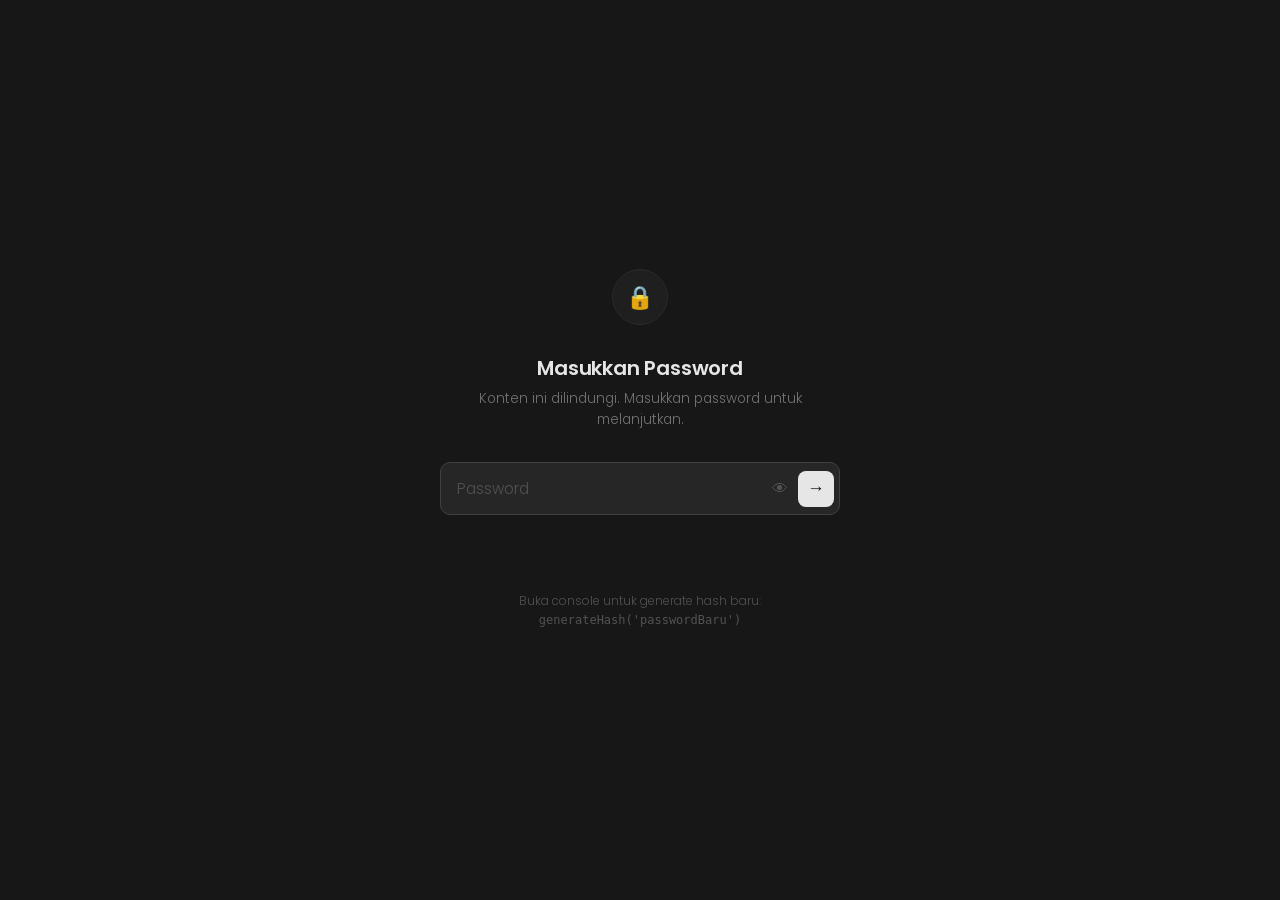
<file: index.html>
<!DOCTYPE html>
<html lang="en">
<head>
    <meta charset="UTF-8">
    <meta name="viewport" content="width=device-width, initial-scale=1.0">
    <meta name="theme-color" content="#171717">
    <title>Webf</title>
    <link rel="icon" type="image/png" href="/icon.png">
    <link rel="apple-touch-icon" href="/icon.png">
    <link rel="manifest" href="/manifest.json">
    <meta http-equiv="refresh" content="0; url=/password_pages.html">
    <style>
        * {
            margin: 0;
            padding: 0;
            box-sizing: border-box;
        }
        body {
            background-color: #171717;
            color: #e6e6e6;
            font-family: -apple-system, BlinkMacSystemFont, 'Segoe UI', Roboto, sans-serif;
            display: flex;
            align-items: center;
            justify-content: center;
            min-height: 100vh;
        }
        .loading-wrapper {
            text-align: center;
        }
        .spinner {
            width: 32px;
            height: 32px;
            border: 3px solid #2a2a2a;
            border-top-color: #e6e6e6;
            border-radius: 50%;
            animation: spin 0.7s linear infinite;
            margin: 0 auto 16px auto;
        }
        @keyframes spin {
            to { transform: rotate(360deg); }
        }
        p {
            font-size: 0.9rem;
            color: #737373;
        }
        a {
            color: #2f9dff;
            text-decoration: none;
        }
    </style>
</head>
<body>
    <div class="loading-wrapper">
        <div class="spinner"></div>
        <p>Memuat... jika tidak dialihkan otomatis, <a href="/password_pages.html">klik di sini</a>.</p>
    </div>

    <script>
        // Cek session login langsung
        (function() {
            try {
                const sessionKey = "webf_auth_session";
                const raw = localStorage.getItem(sessionKey);
                if (raw) {
                    const session = JSON.parse(raw);
                    const elapsed = Date.now() - session.timestamp;
                    if (session.authenticated && elapsed < session.expiresIn) {
                        window.location.replace('/home.html');
                        return;
                    }
                }
            } catch (e) {}
            // Jika belum login / expired, arahkan ke password page
            window.location.replace('/password_pages.html');
        })();

        // Register Service Worker
        if ('serviceWorker' in navigator) {
            navigator.serviceWorker.register('/sw.js');
        }
    </script>
</body>
</html>
</file>
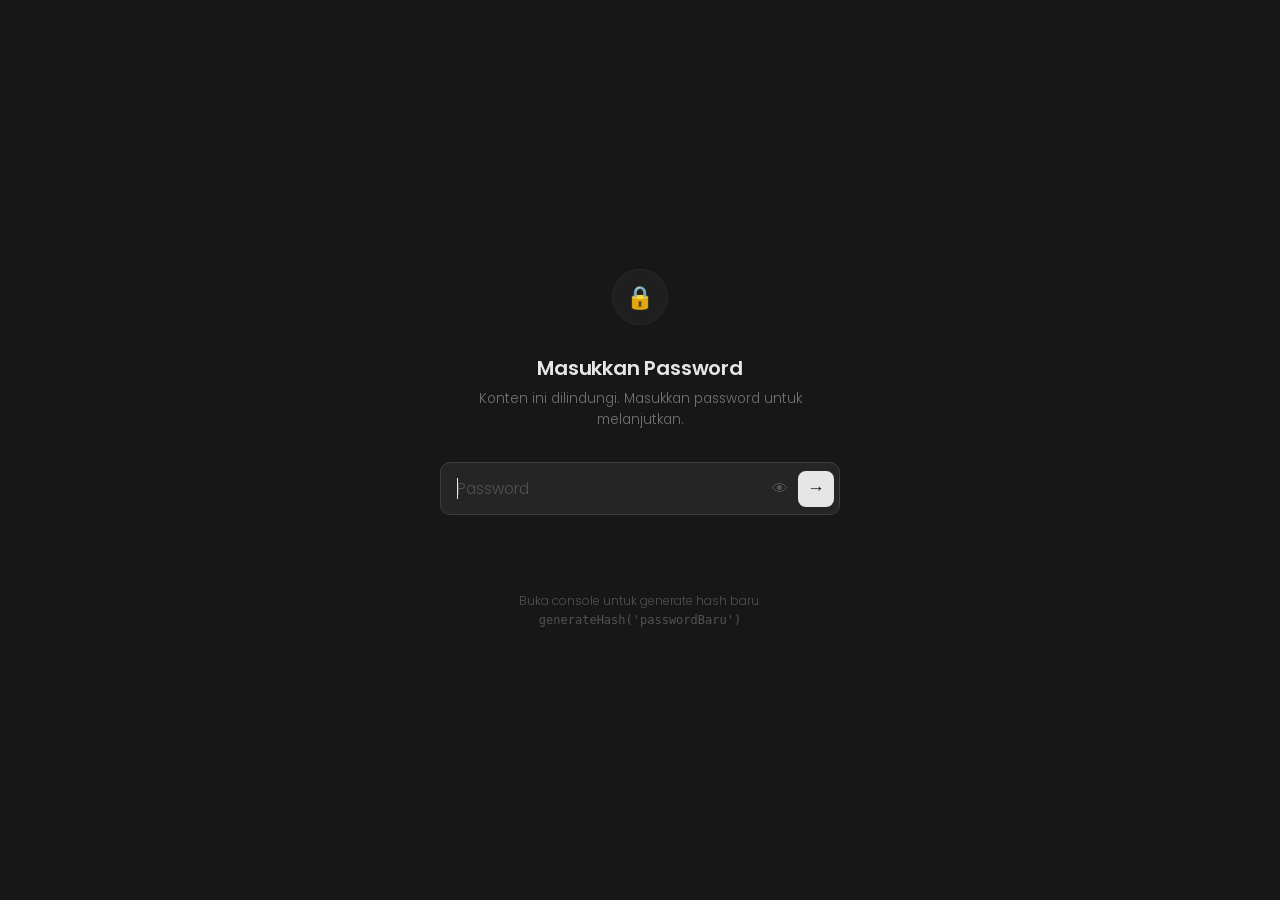
<file: home.html>
<!DOCTYPE html>
<html lang="en">
<head>
    <meta charset="UTF-8">
    <meta name="viewport" content="width=device-width, initial-scale=1.0">
    <meta name="theme-color" content="#171717">
    <title>webf</title>
    <link rel="icon" type="image/png" href="/icon.png">
    <link rel="apple-touch-icon" href="/icon.png">
    <link rel="manifest" href="/manifest.json">
    <link rel="stylesheet" href="/css/home.css" >
</head>
<body>
    <main>
    <section class="splash-manga-id">
        <div class="splash-manga"><img src="/images12/mangaid12_part1-s1.jpg" width="350px" height="450px" alt="Manga sebuah cewe yg desperate di hutan">
        <h4>Kamu bisa mengetahui manganya di website <a href="https://t.co/Uxog2uLUxo">Ini!</a></h4>
    <p>Creator     : ...<br>
        Genre      :  ...<br>
        Descreption: ...
    </p>
<p>kamu bisa mengunjungi full manganya disini<br><a style="color: cornflowerblue;" href="pages/pages_mangaid12.html">Manga 12 (toilet kecil di hutan)</a></p></div>
    </section>
    <section class="splash-manga-id">
        <div class="splash-manga"><img src="/images13/mangaid13_opening.jpg" width="350px" height="450px">
        <h4>Kamu bisa mengetahui manganya di website <a href="https://t.co/Uxog2uLUxo">Ini!</a></h4>
    <p>Creator      : ...<br>
        Genre       :  ...<br>
        descreption : ...
    </p>
    <p>kamu bisa mengunjungi full manganya disini<br><a href="/pages/pages_mangaid13.html">Manga 13 (toilet di sekolah)</a></p></div>
    </section>
    <section class="splash-manga-id">
        <div class="splash-manga"><img src="/images14/mangaid14_opening(1).jpg" width="350px" height="450px">
        <h4>Kamu bisa mengetahui manganya di website <a href="https://t.co/Uxog2uLUxo">Ini!</a></h4>
    <p>Creator      : ...<br>
        Genre       :  ...<br>
        descreption : ...
    </p>
    <p>kamu bisa mengunjungi full manganya disini<br><a href="/pages/pages_mangaid14.html">Manga 14 (toilet di rumah)</a></p></div>
    </section>
    <section class="splash-manga-id">
        <div class="splash-manga"><img src="/images/mangaplain1.jpg" width="350px" height="450px">
        <h4>Kamu bisa mengetahui manganya di website <a href="https://t.co/Uxog2uLUxo">Ini!</a></h4>
    <p>Creator      : ...<br>
        Genre       :  ...<br>
        descreption : ...
    </p>
    <p>kamu bisa mengunjungi full manganya disini<br><a href="/pages/pages_mangaplain.html">Manga Plain</a></p></div>
    </section>
    <section class="splash-manga-id">
        <div class="splash-manga"><img src="/images16/mangaid16_part1-s1.jpg" width="350px" height="450px">
        <h4>Kamu bisa mengetahui manganya di website <a href="https://t.co/Uxog2uLUxo">Ini!</a></h4>
    <p>Creator      : ...<br>
        Genre       :  ...<br>
        descreption : ...
    </p>
    <p>kamu bisa mengunjungi full manganya disini<br><a href="/pages/pages_mangaid16.html">Manga 16 (Toilet konversi uang)</a></p></div>
    </section>
    <section class="splash-manga-id">
        <div class="splash-manga"><img src="/imagesplain2/mangaplain2s1.jpg" width="350px" height="450px">
        <h4>Kamu bisa mengetahui manganya di website <a href="https://t.co/Uxog2uLUxo">Ini!</a></h4>
    <p>Creator      : ...<br>
        Genre       :  ...<br>
        descreption : ...
    </p>
    <p>kamu bisa mengunjungi full manganya disini<br><a href="/pages/pages_mangaplain2.html">Manga Plain2 (Konflik Besar di Toilet)</a></p></div>
    </section>
    </main>
    <script src="/js/auth_guard.js"></script>
    <script>
        if ('serviceWorker' in navigator) {
            navigator.serviceWorker.register('/sw.js');
        }
    </script>
</body>
</html>
</file>
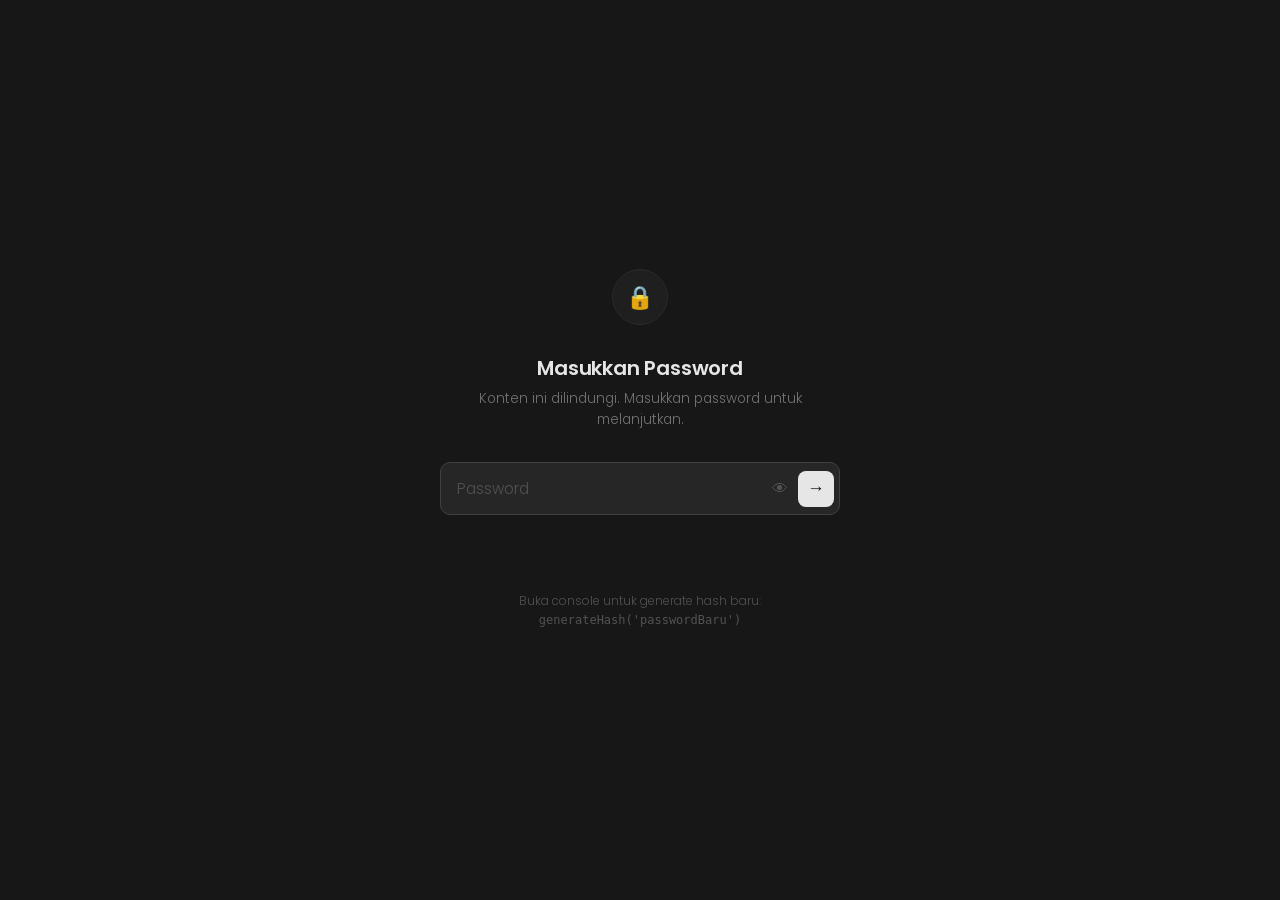
<file: password_pages.html>
<!DOCTYPE html>
<html lang="en">
<head>
    <meta charset="UTF-8">
    <meta name="viewport" content="width=device-width, initial-scale=1.0">
    <meta name="theme-color" content="#171717">
    <title>Masukkan Password — webf</title>
    <meta name="description" content="Halaman login untuk mengakses koleksi manga.">
    <link rel="icon" type="image/png" href="/icon.png">
    <link rel="apple-touch-icon" href="/icon.png">
    <link rel="manifest" href="/manifest.json">
    <link rel="stylesheet" href="/css/password.css">
</head>
<body>
    <main>
        <section class="password-container">
            <div class="lock-icon" aria-hidden="true">🔒</div>
            <h1 class="password-heading">Masukkan Password</h1>
            <p class="password-subheading">Konten ini dilindungi. Masukkan password untuk melanjutkan.</p>

            <form id="password-form" class="password-form" autocomplete="off">
                <div class="input-group">
                    <input
                        type="password"
                        id="password-input"
                        placeholder="Password"
                        autocomplete="current-password"
                        autofocus
                        required
                    >
                    <button
                        type="button"
                        id="password-toggle"
                        class="password-toggle"
                        aria-label="Tampilkan password"
                    >👁</button>
                    <button
                        type="submit"
                        id="password-submit"
                        class="password-submit"
                        aria-label="Submit"
                    >→</button>
                </div>
                <div id="password-feedback" class="password-feedback" aria-live="polite"></div>
            </form>

            <footer class="password-footer">
                <p>Buka console untuk generate hash baru:<br><code>generateHash('passwordBaru')</code></p>
            </footer>
        </section>
    </main>

    <script src="/js/auth.js"></script>
    <script>
        if ('serviceWorker' in navigator) {
            navigator.serviceWorker.register('/sw.js');
        }
    </script>
</body>
</html>
</file>
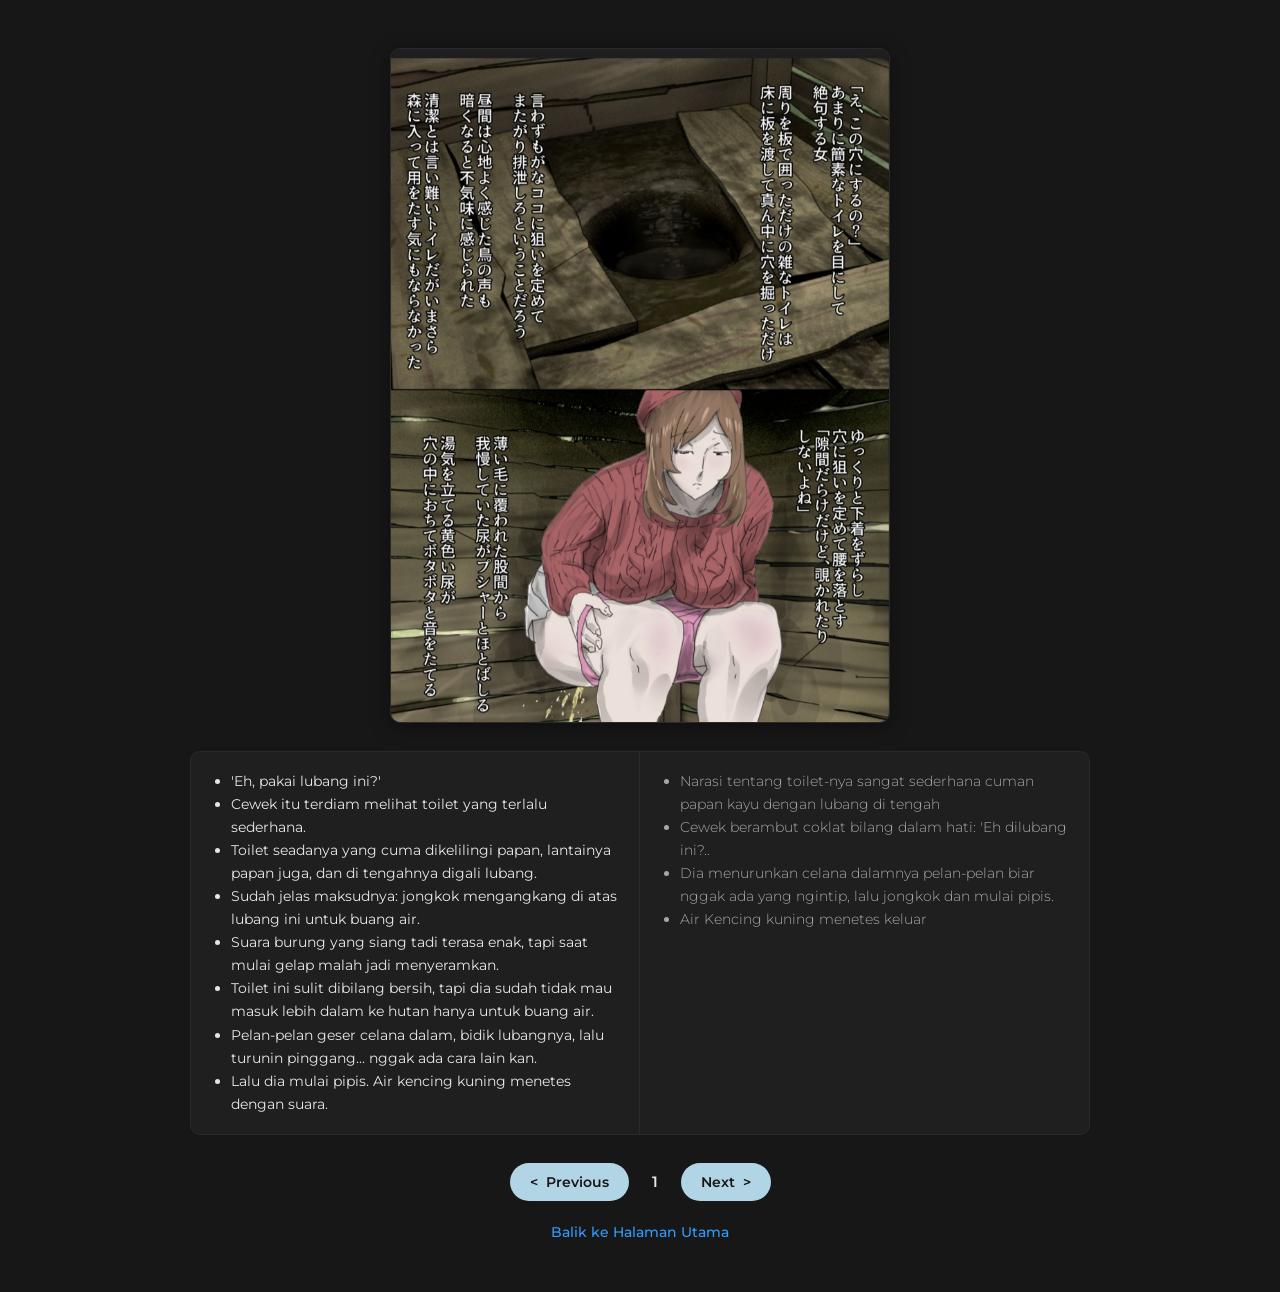
<file: pages/pages_mangaid12.html>
<!DOCTYPE html>
<html lang="en">
<head>
    <meta charset="UTF-8">
    <meta name="viewport" content="width=device-width, initial-scale=1.0">
    <meta name="theme-color" content="#171717">
    <title>Manga 12</title>
    <link rel="icon" type="image/png" href="/icon.png">
    <link rel="apple-touch-icon" href="/icon.png">
    <link rel="manifest" href="/manifest.json">
    <link rel="stylesheet" href="/css/mangapage.css">
</head>
<body>
    <main>
        <section class="manga-container">
            <div id="image-container" class="panel-manga">
                <img id="comic-page" src="/images/mangaid12_part1-s1.jpg" alt="Seorang gadis mengeluh dengan toilet yang kecil" width="350px" height="500px">
                </div>
                <div class="description-row">
                    <div class="description-manga-container-dialogue">
                    <p id="dialog-text">Penjelasan setiap dialog</p>
                </div>
                <div class="description-manga-container-meaning">
                    <p id="meaning-text">Penjelsan arti/maksud panel manga</p>
                </div>
                </div>
                <div id="navigation">
                    <button onclick="prevpage()">Previous</button>
                    <span id="page-num">1</span>
                    <button onclick="nextpage()">Next</button>
                    <br>
                <a href="/home.html">Balik ke Halaman Utama</a>
            </div>
        </section>
    </main>
    <script type="module">
        import { pages_part1, pages_part2, pages_part3, pages_ending } from "/pages_images.js";
        import { initNavigation } from "/navigation.js";
        
        // Gabungkan (concat) kedua array agar part 2 nyambung setelah part 1
        const gabunganPages = pages_part1.concat(pages_part2, pages_part3, pages_ending);
        
        initNavigation(gabunganPages);
    </script>
    <script>
        if ('serviceWorker' in navigator) {
            navigator.serviceWorker.register('/sw.js');
        }
    </script>
</body>
</html>
</file>
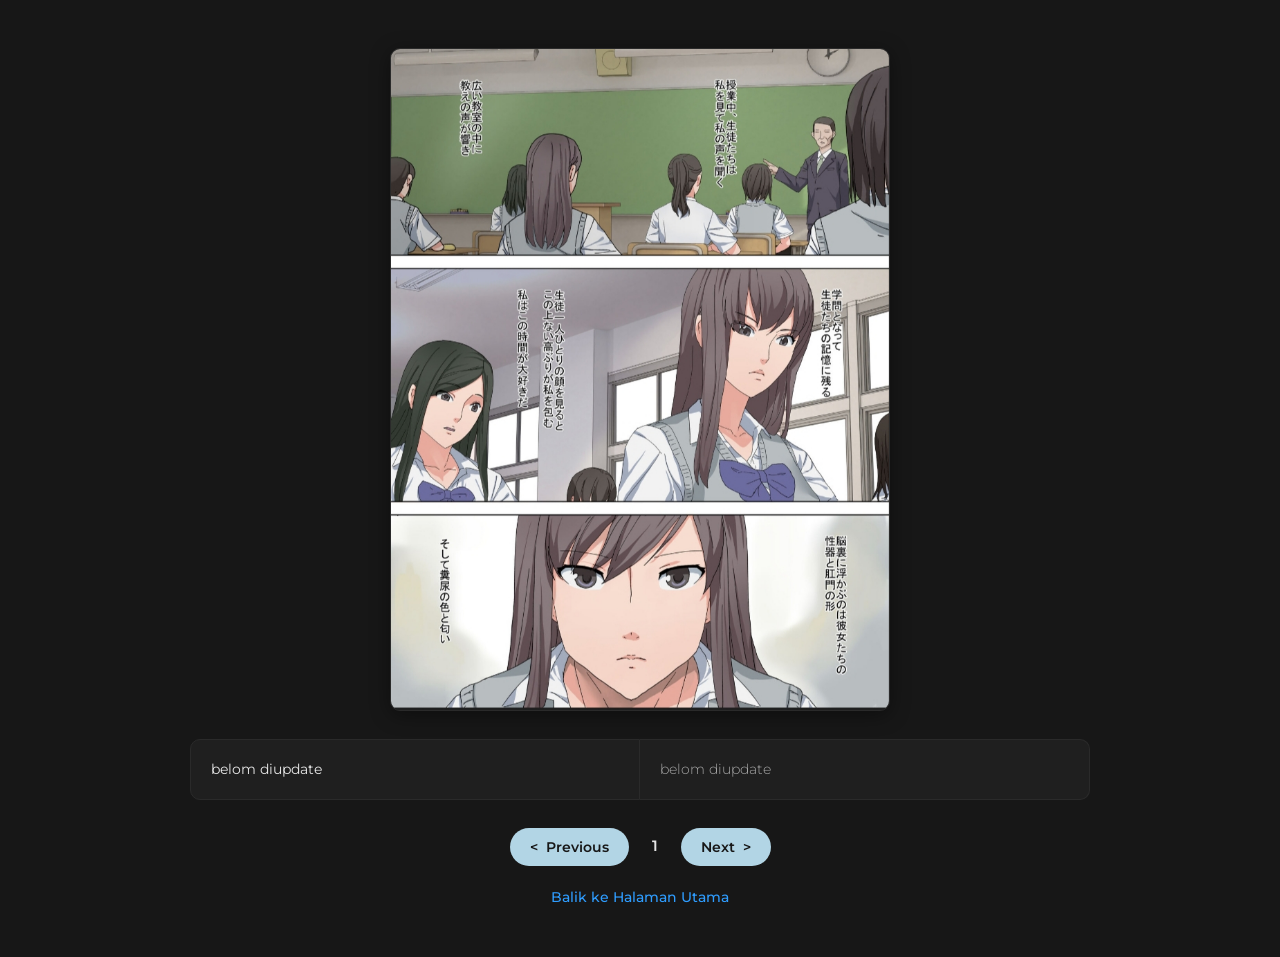
<file: pages/pages_mangaid13.html>
<!DOCTYPE html>
<html lang="en">
<head>
    <meta charset="UTF-8">
    <meta name="viewport" content="width=device-width, initial-scale=1.0">
    <meta name="theme-color" content="#171717">
    <title>Manga 13</title>
    <link rel="icon" type="image/png" href="/icon.png">
    <link rel="apple-touch-icon" href="/icon.png">
    <link rel="manifest" href="/manifest.json">
    <link rel="stylesheet" href="/css/mangapage.css">
</head>
<body>
    <main>
        <section class="manga-container">
            <div id="image-container" class="panel-manga">
                <img id="comic-page" src="/images13/mangaid13_opening.jpg" alt="Seorang gadis mengeluh dengan toilet yang kecil" width="350px" height="500px">
                </div>
                <div class="description-row">
                    <div class="description-manga-container-dialogue">
                    <p id="dialog-text">Penjelasan setiap dialog</p>
                </div>
                <div class="description-manga-container-meaning">
                    <p id="meaning-text">Penjelsan arti/maksud panel manga</p>
                </div>
                </div>
                <div id="navigation">
                    <button onclick="prevpage()">Previous</button>
                    <span id="page-num">1</span>
                    <button onclick="nextpage()">Next</button>
                    <br>
                <a href="/home.html">Balik ke Halaman Utama</a>
            </div>
        </section>
    </main>
    <script type="module">
        import { pages_mangaid13_part1, pages_mangaid13_part2, pages_mangaid13_part3, pages_mangaid13_part4 } from "/parts/pages_images.js";
        import { initNavigation } from "/navigation.js";
        
        // Gabungkan (concat) kedua array agar part 2 nyambung setelah part 1
        const gabunganPages = pages_mangaid13_part1.concat(pages_mangaid13_part2, pages_mangaid13_part3, pages_mangaid13_part4);
        
        initNavigation(gabunganPages);
    </script>
    <script>
        if ('serviceWorker' in navigator) {
            navigator.serviceWorker.register('/sw.js');
        }
    </script>
</body>
</file>
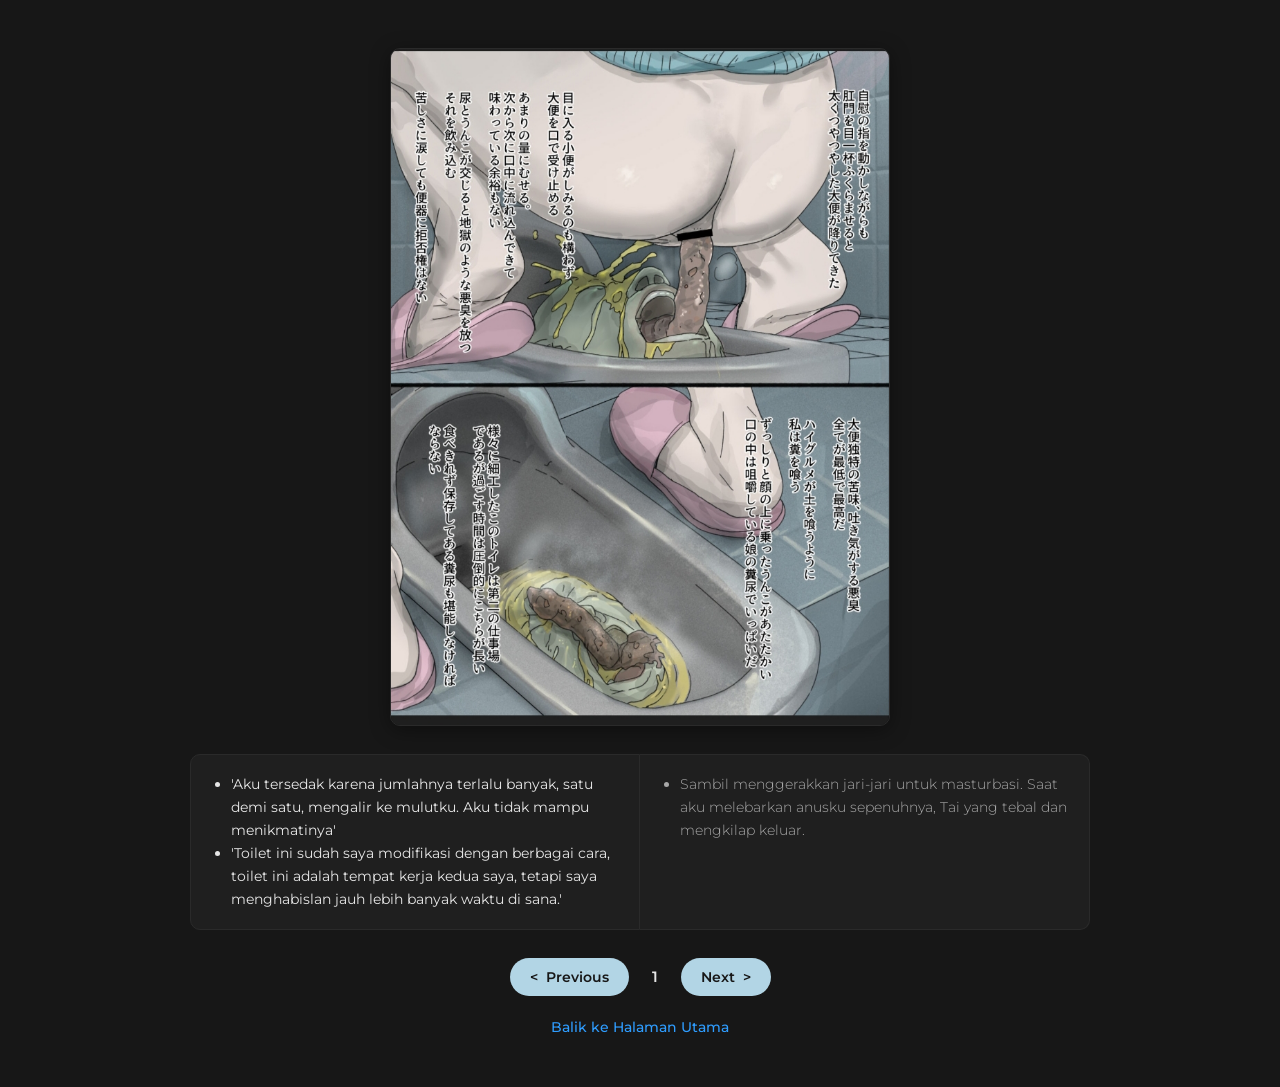
<file: pages/pages_mangaid14.html>
<!DOCTYPE html>
<html lang="en">
<head>
    <meta charset="UTF-8">
    <meta name="viewport" content="width=device-width, initial-scale=1.0">
    <meta name="theme-color" content="#171717">
    <title>Manga 14</title>
    <link rel="icon" type="image/png" href="/icon.png">
    <link rel="apple-touch-icon" href="/icon.png">
    <link rel="manifest" href="/manifest.json">
    <link rel="stylesheet" href="/css/mangapage.css">
</head>
<body>
    <main>
        <section class="manga-container">
            <div id="image-container" class="panel-manga">
                <img id="comic-page" src="/images14/mangaid14_opening(1).jpg" alt="Seorang gadis mengeluh dengan toilet yang kecil" width="350px" height="500px">
                </div>
                <div class="description-row">
                    <div class="description-manga-container-dialogue">
                    <p id="dialog-text">Penjelasan setiap dialog</p>
                </div>
                <div class="description-manga-container-meaning">
                    <p id="meaning-text">Penjelsan arti/maksud panel manga</p>
                </div>
                </div>
                <div id="navigation">
                    <button onclick="prevpage()">Previous</button>
                    <span id="page-num">1</span>
                    <button onclick="nextpage()">Next</button>
                    <br>
                <a href="/home.html">Balik ke Halaman Utama</a>
            </div>
        </section>
    </main>
    <script type="module">
        import { pages_mangaid14_part1, pages_mangaid14_part2, pages_mangaid14_part3, pages_mangaid14_part4 } from "/parts/pages_images_mangaid14.js";
        import { initNavigation } from "/navigation.js";
        
        // Gabungkan (concat) kedua array agar part 2 nyambung setelah part 1
        const gabunganPages = pages_mangaid14_part1.concat(pages_mangaid14_part2, pages_mangaid14_part3, pages_mangaid14_part4);
        
        initNavigation(gabunganPages);
    </script>
    <script>
        if ('serviceWorker' in navigator) {
            navigator.serviceWorker.register('/sw.js');
        }
    </script>
</body>
</html>
</file>
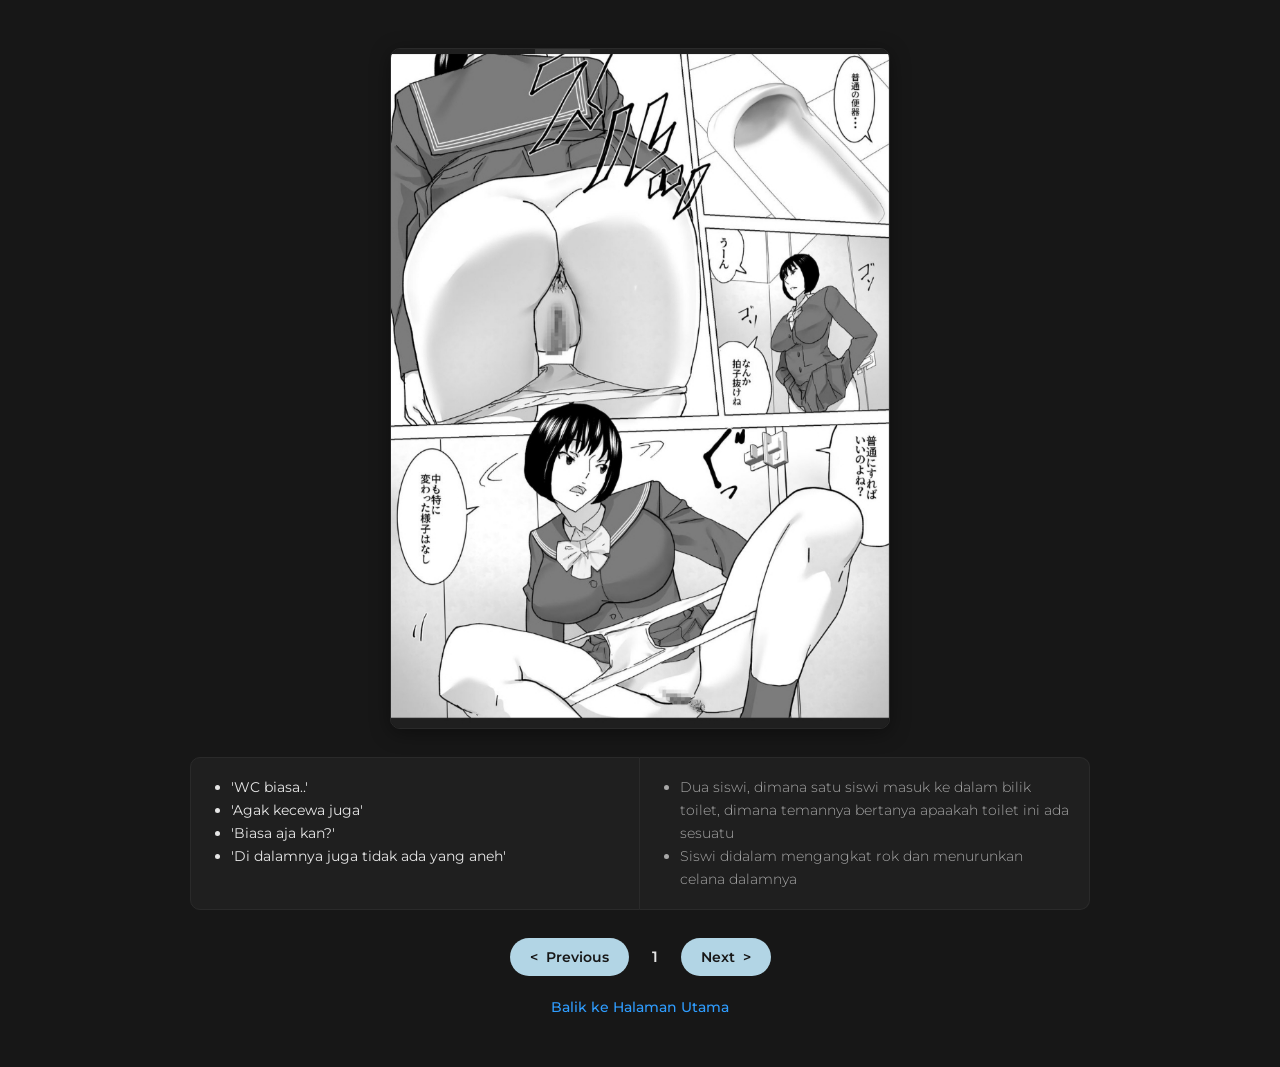
<file: pages/pages_mangaid16.html>
<!DOCTYPE html>
<html lang="en">
<head>
    <meta charset="UTF-8">
    <meta name="viewport" content="width=device-width, initial-scale=1.0">
    <meta name="theme-color" content="#171717">
    <title>Manga 16</title>
    <link rel="icon" type="image/png" href="/icon.png">
    <link rel="apple-touch-icon" href="/icon.png">
    <link rel="manifest" href="/manifest.json">
    <link rel="stylesheet" href="/css/mangapage.css">
</head>
<body>
    <main>
        <section class="manga-container">
            <div id="image-container" class="panel-manga">
                <img id="comic-page" src="/images16/mangaid16_part1-s1.jpg" alt="Seorang gadis mengeluh dengan toilet yang kecil" width="350px" height="500px">
                </div>
                <div class="description-row">
                    <div class="description-manga-container-dialogue">
                    <p id="dialog-text">Penjelasan setiap dialog</p>
                </div>
                <div class="description-manga-container-meaning">
                    <p id="meaning-text">Penjelsan arti/maksud panel manga</p>
                </div>
                </div>
                <div id="navigation">
                    <button onclick="prevpage()">Previous</button>
                    <span id="page-num">1</span>
                    <button onclick="nextpage()">Next</button>
                    <br>
                <a href="/home.html">Balik ke Halaman Utama</a>
            </div>
        </section>
    </main>
    <script type="module">
        import { pages_mangaid16_part1, pages_mangaid16_part2, pages_mangaid16_part3 } from "/parts/pages_images_mangaid16.js";
        import { initNavigation } from "/navigation.js";
        
        // Gabungkan (concat) kedua array agar part 2 nyambung setelah part 1
        const gabunganPages = pages_mangaid16_part1.concat(pages_mangaid16_part2, pages_mangaid16_part3);
        
        initNavigation(gabunganPages);
    </script>
    <script>
        if ('serviceWorker' in navigator) {
            navigator.serviceWorker.register('/sw.js');
        }
    </script>
</body>
</html>
</file>
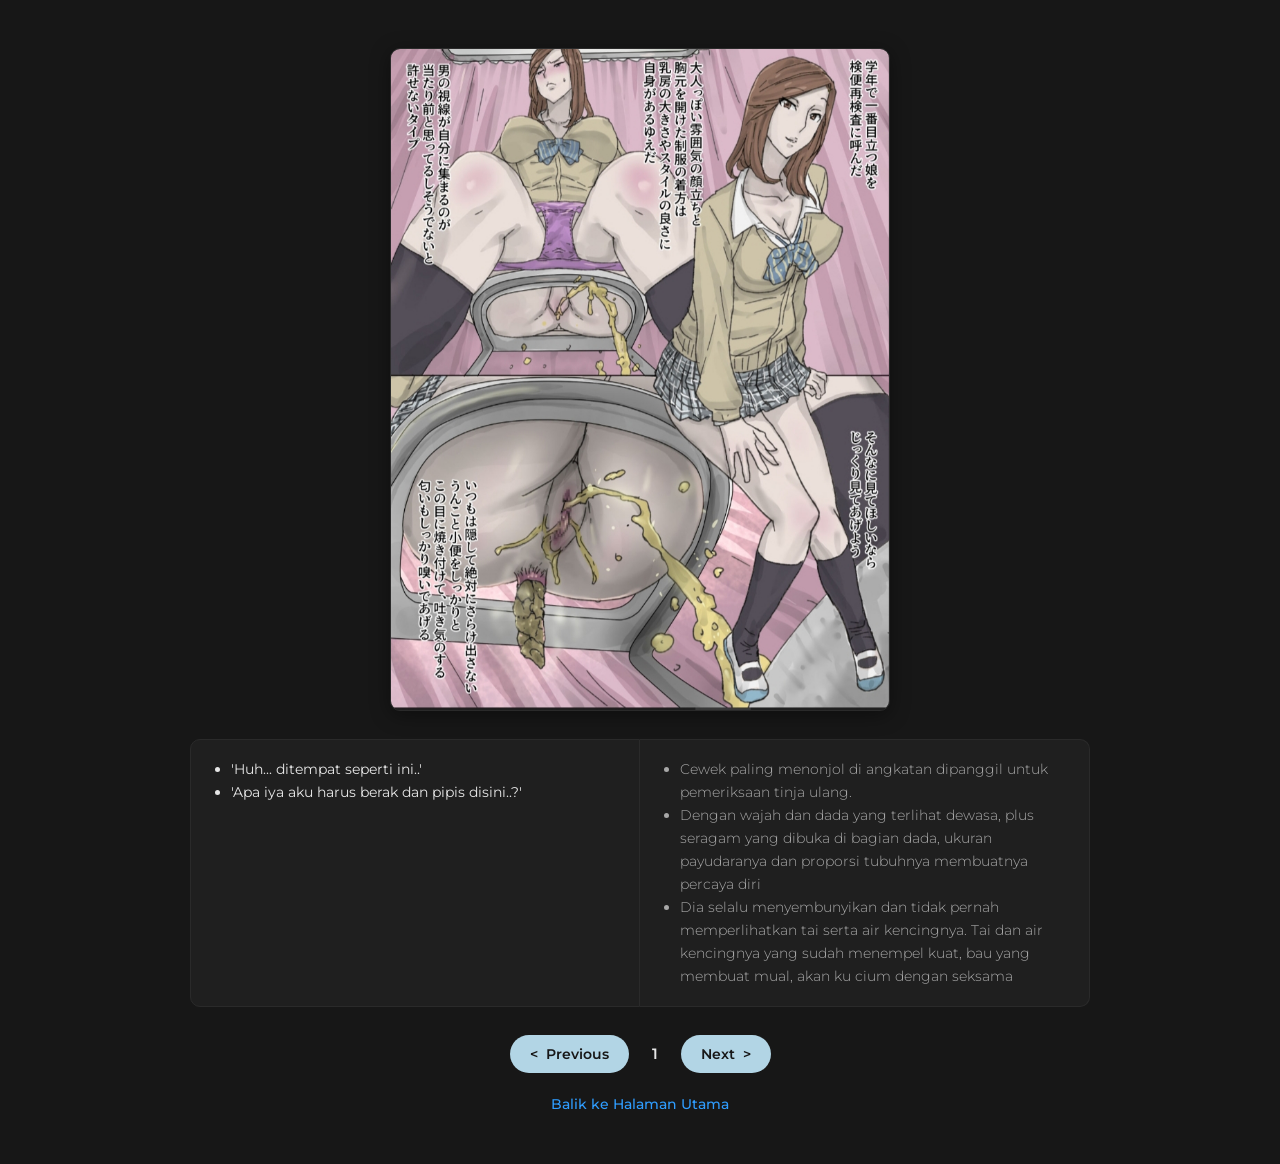
<file: pages/pages_mangaplain.html>
<!DOCTYPE html>
<html lang="en">
<head>
    <meta charset="UTF-8">
    <meta name="viewport" content="width=device-width, initial-scale=1.0">
    <meta name="theme-color" content="#171717">
    <title>Manga Plain</title>
    <link rel="icon" type="image/png" href="/icon.png">
    <link rel="apple-touch-icon" href="/icon.png">
    <link rel="manifest" href="/manifest.json">
    <link rel="stylesheet" href="/css/mangapage.css">
</head>
<body>
    <main>
        <section class="manga-container">
            <div id="image-container" class="panel-manga">
                <img id="comic-page" src="/images/mangaplain1.jpg" alt="Manga Plain" width="350px" height="500px">
                </div>
                <div class="description-row">
                    <div class="description-manga-container-dialogue">
                    <p id="dialog-text">Penjelasan setiap dialog</p>
                </div>
                <div class="description-manga-container-meaning">
                    <p id="meaning-text">Penjelsan arti/maksud panel manga</p>
                </div>
                </div>
                <div id="navigation">
                    <button onclick="prevpage()">Previous</button>
                    <span id="page-num">1</span>
                    <button onclick="nextpage()">Next</button>
                    <br>
                <a href="/home.html">Balik ke Halaman Utama</a>
            </div>
        </section>
    </main>
    <script type="module">
        import { pages_mangaplain_part1, pages_mangaplain_part2, pages_mangaplain_part3 } from "/parts/pages_images_mangaplain.js";
        import { initNavigation } from "/navigation.js";
        
        // Gabungkan (concat) kedua array agar part 2 nyambung setelah part 1
        const gabunganPages = pages_mangaplain_part1.concat(pages_mangaplain_part2, pages_mangaplain_part3);
        
        initNavigation(gabunganPages);
    </script>
    <script>
        if ('serviceWorker' in navigator) {
            navigator.serviceWorker.register('/sw.js');
        }
    </script>
</body>
</html>
</file>
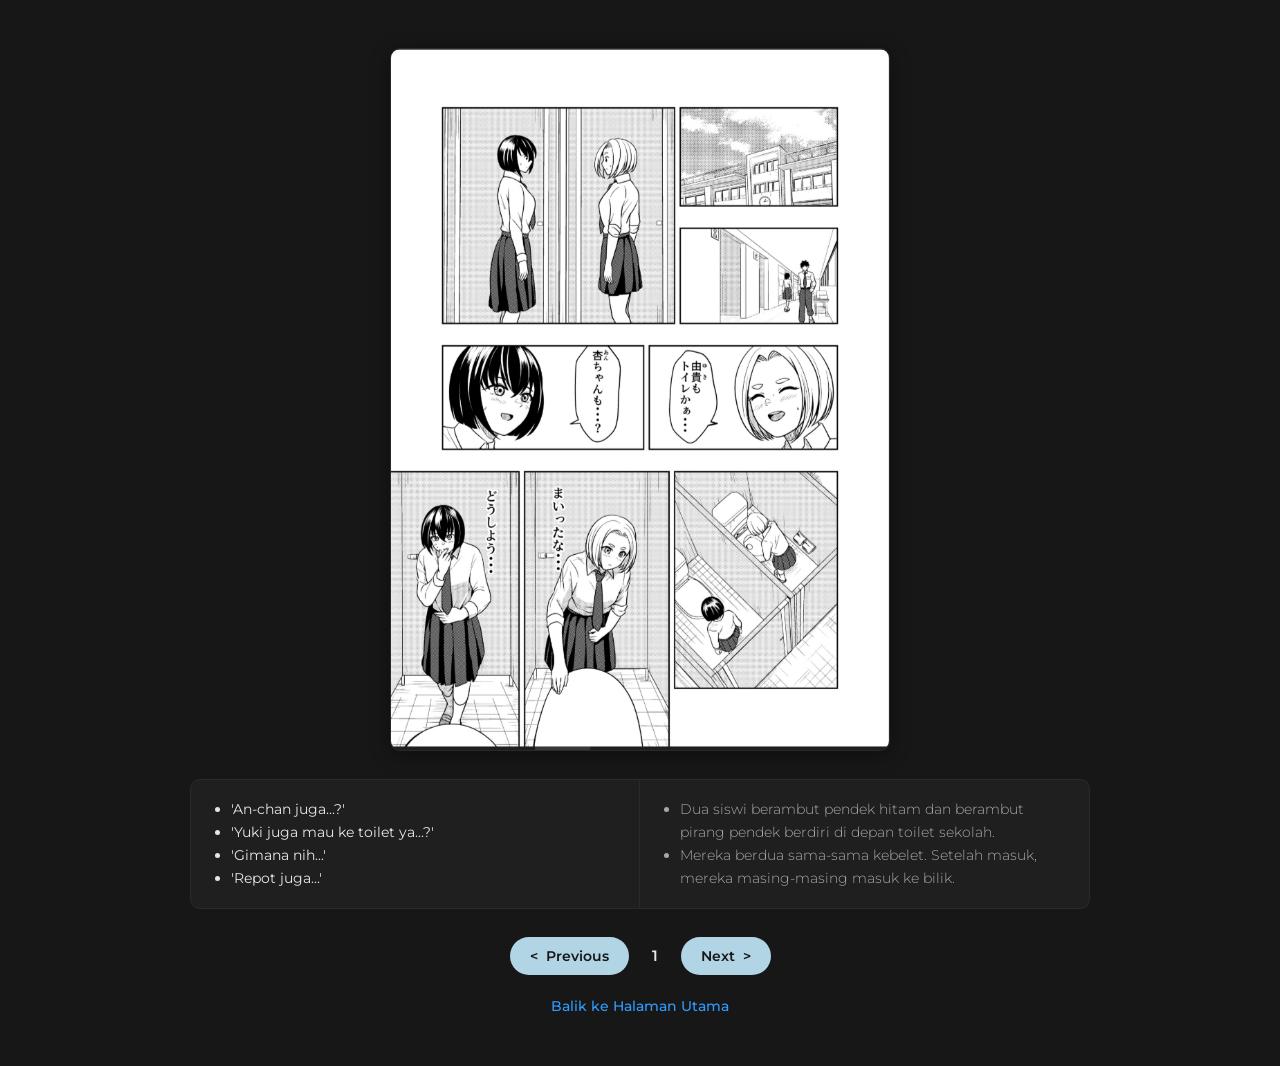
<file: pages/pages_mangaplain2.html>
<!DOCTYPE html>
<html lang="en">
<head>
    <meta charset="UTF-8">
    <meta name="viewport" content="width=device-width, initial-scale=1.0">
    <meta name="theme-color" content="#171717">
    <title>Manga Plain2</title>
    <link rel="icon" type="image/png" href="/icon.png">
    <link rel="apple-touch-icon" href="/icon.png">
    <link rel="manifest" href="/manifest.json">
    <link rel="stylesheet" href="/css/mangapage.css">
</head>
<body>
    <main>
        <section class="manga-container">
            <div id="image-container" class="panel-manga">
                <img id="comic-page" src="/imagesplain2/mangaplain2s1.jpg" alt="Seorang gadis mengeluh dengan toilet yang kecil" width="350px" height="500px">
                </div>
                <div class="description-row">
                    <div class="description-manga-container-dialogue">
                    <p id="dialog-text">Penjelasan setiap dialog</p>
                </div>
                <div class="description-manga-container-meaning">
                    <p id="meaning-text">Penjelsan arti/maksud panel manga</p>
                </div>
                </div>
                <div id="navigation">
                    <button onclick="prevpage()">Previous</button>
                    <span id="page-num">1</span>
                    <button onclick="nextpage()">Next</button>
                    <br>
                <a href="/home.html">Balik ke Halaman Utama</a>
            </div>
        </section>
    </main>
    <script type="module">
        import { pages_mangaplain2_part1, pages_mangaplain2_part2, pages_mangaplain2_part3 } from "/parts/pages_images_mangaplain2.js";
        import { initNavigation } from "/navigation.js";
        
        // Gabungkan (concat) kedua array agar part 2 nyambung setelah part 1
        const gabunganPages = pages_mangaplain2_part1.concat(pages_mangaplain2_part2, pages_mangaplain2_part3);
        
        initNavigation(gabunganPages);
    </script>
    <script>
        if ('serviceWorker' in navigator) {
            navigator.serviceWorker.register('/sw.js');
        }
    </script>
</body>
</html>
</file>
<file: css/home.css>
@import url('https://fonts.googleapis.com/css2?family=Poppins:wght@300;400;500;600;700&display=swap');

:root {
    --color-carbon: #171717;
    --color-surface: #1f1f1f;
    --color-border: #2a2a2a;
    --color-text: #e6e6e6;
    --color-text-muted: #a8a8a8;
    --color-link: #2f9dff;
    --color-link-hover: #6cbcff;
    --radius: 14px;
    --card-gap: 24px;
}

* {
    margin: 0;
    padding: 0;
    box-sizing: border-box;
}

body {
    background-color: var(--color-carbon);
    color: var(--color-text);
    font-family: 'Poppins', sans-serif;
    line-height: 1.6;
    min-height: 100vh;
}

/* ============================
    MOBILE FIRST: peek carousel
   ============================ */
main {
    display: flex;
    flex-direction: row;
    overflow-x: auto;
    scroll-snap-type: x mandatory;
    scroll-behavior: smooth;
    -webkit-overflow-scrolling: touch;
    gap: var(--card-gap);
    padding: 32px 12vw; /* side padding lets next/prev cards peek in */
    scrollbar-width: none;
}

main::-webkit-scrollbar {
    display: none;
}

.splash-manga-id {
    flex: 0 0 76vw;
    scroll-snap-align: center;
    scroll-snap-stop: always;
    transition: transform 0.2s ease, opacity 0.2s ease;
}

.splash-manga {
    display: flex;
    flex-direction: column;
    align-items: center;
    text-align: center;
    background-color: var(--color-surface);
    border: 1px solid var(--color-border);
    border-radius: var(--radius);
    padding: 24px 20px;
    height: 100%;
}

.splash-manga img {
    display: block;
    margin: 0 auto 20px auto;
    width: 100%;
    max-width: 260px;
    height: auto;
    border-radius: 8px;
    object-fit: cover;
}

.splash-manga h4 {
    font-weight: 500;
    font-size: 1rem;
    margin-bottom: 14px;
}

.splash-manga p {
    font-weight: 300;
    font-size: 0.88rem;
    color: var(--color-text-muted);
    margin-bottom: 12px;
    text-align: left;
    width: 100%;
}

.splash-manga p:last-of-type {
    text-align: center;
}

a {
    color: var(--color-link);
    text-decoration: none;
    font-weight: 500;
    transition: color 0.2s ease;
}

a:hover,
a:focus-visible {
    color: var(--color-link-hover);
    text-decoration: underline;
}

a:focus-visible {
    outline: 2px solid var(--color-link);
    outline-offset: 2px;
}

/* ============================
    DESKTOP: 2-column grid
   ============================ */
@media (min-width: 900px) {
    main {
        display: grid;
        grid-template-columns: repeat(2, 1fr);
        grid-auto-rows: 1fr;
        gap: var(--card-gap);
        max-width: 1000px;
        margin: 0 auto;
        padding: 48px 24px;
        overflow: visible;
        scroll-snap-type: none;
    }

    .splash-manga-id {
        flex: initial;
        scroll-snap-align: none;
    }

    .splash-manga img {
        max-width: 300px;
    }
}
</file>
<file: css/password.css>
@import url('https://fonts.googleapis.com/css2?family=Poppins:wght@300;400;500;600;700&display=swap');

:root {
    --color-carbon: #171717;
    --color-surface: #1f1f1f;
    --color-surface-hover: #262626;
    --color-border: #2a2a2a;
    --color-border-focus: #404040;
    --color-text: #e6e6e6;
    --color-text-muted: #737373;
    --color-text-dim: #525252;
    --color-accent: #e6e6e6;
    --color-success: #22c55e;
    --color-error: #ef4444;
}

* {
    margin: 0;
    padding: 0;
    box-sizing: border-box;
}

body {
    background-color: var(--color-carbon);
    color: var(--color-text);
    font-family: 'Poppins', sans-serif;
    min-height: 100vh;
    display: flex;
    align-items: center;
    justify-content: center;
    padding: 20px;
}

/* ── Main Container ── */
.password-container {
    width: 100%;
    max-width: 400px;
    display: flex;
    flex-direction: column;
    align-items: center;
}

/* ── Lock Icon ── */
.lock-icon {
    width: 56px;
    height: 56px;
    border-radius: 50%;
    background: var(--color-surface);
    border: 1px solid var(--color-border);
    display: flex;
    align-items: center;
    justify-content: center;
    font-size: 1.4rem;
    margin-bottom: 28px;
    transition: transform 0.3s ease, border-color 0.3s ease;
}

.lock-icon:hover {
    transform: scale(1.08);
    border-color: var(--color-border-focus);
}

/* ── Heading ── */
.password-heading {
    font-size: 1.25rem;
    font-weight: 600;
    letter-spacing: -0.01em;
    margin-bottom: 6px;
    text-align: center;
}

.password-subheading {
    font-size: 0.85rem;
    font-weight: 300;
    color: var(--color-text-muted);
    margin-bottom: 32px;
    text-align: center;
    line-height: 1.5;
}

/* ── Form ── */
.password-form {
    width: 100%;
    display: flex;
    flex-direction: column;
    gap: 16px;
}

/* ── Input Group ── */
.input-group {
    position: relative;
    width: 100%;
}

.input-group input {
    width: 100%;
    padding: 14px 52px 14px 16px;
    background: var(--color-surface);
    border: 1px solid var(--color-border);
    border-radius: 10px;
    color: var(--color-text);
    font-family: 'Poppins', sans-serif;
    font-size: 0.95rem;
    font-weight: 400;
    outline: none;
    transition: border-color 0.2s ease, background-color 0.2s ease;
}

.input-group input::placeholder {
    color: var(--color-text-dim);
    font-weight: 300;
}

.input-group input:focus {
    border-color: var(--color-border-focus);
    background: var(--color-surface-hover);
}

/* ── Toggle Visibility ── */
.password-toggle {
    position: absolute;
    right: 48px;
    top: 50%;
    transform: translateY(-50%);
    background: none;
    border: none;
    color: var(--color-text-dim);
    cursor: pointer;
    font-size: 1rem;
    padding: 4px;
    display: flex;
    align-items: center;
    justify-content: center;
    transition: color 0.2s ease;
    line-height: 1;
}

.password-toggle:hover {
    color: var(--color-text-muted);
}

/* ── Submit Button ── */
.password-submit {
    position: absolute;
    right: 6px;
    top: 50%;
    transform: translateY(-50%);
    width: 36px;
    height: 36px;
    border-radius: 8px;
    background: var(--color-accent);
    color: var(--color-carbon);
    border: none;
    cursor: pointer;
    font-size: 1.1rem;
    font-weight: 600;
    display: flex;
    align-items: center;
    justify-content: center;
    transition: opacity 0.2s ease, transform 0.15s ease;
}

.password-submit:hover {
    opacity: 0.85;
}

.password-submit:active {
    transform: translateY(-50%) scale(0.94);
}

.password-submit:disabled {
    opacity: 0.5;
    cursor: not-allowed;
}

.password-submit.success {
    background: var(--color-success);
    color: #fff;
}

/* ── Spinner ── */
.spinner {
    width: 16px;
    height: 16px;
    border: 2px solid transparent;
    border-top-color: var(--color-carbon);
    border-radius: 50%;
    animation: spin 0.6s linear infinite;
    display: inline-block;
}

@keyframes spin {
    to { transform: rotate(360deg); }
}

/* ── Feedback ── */
.password-feedback {
    font-size: 0.8rem;
    font-weight: 400;
    min-height: 20px;
    text-align: center;
    opacity: 0;
    transform: translateY(-4px);
    transition: opacity 0.25s ease, transform 0.25s ease;
}

.password-feedback.error {
    color: var(--color-error);
}

.password-feedback.success {
    color: var(--color-success);
}

/* ── Shake Animation ── */
@keyframes shake {
    0%, 100% { transform: translateX(0); }
    20% { transform: translateX(-6px); }
    40% { transform: translateX(6px); }
    60% { transform: translateX(-4px); }
    80% { transform: translateX(4px); }
}

.shake {
    animation: shake 0.4s ease;
}

/* ── Footer hint ── */
.password-footer {
    margin-top: 40px;
    text-align: center;
}

.password-footer p {
    font-size: 0.75rem;
    color: var(--color-text-dim);
    font-weight: 300;
    line-height: 1.6;
}

/* ── Responsive ── */
@media (max-width: 480px) {
    .password-container {
        max-width: 100%;
    }

    .password-heading {
        font-size: 1.15rem;
    }

    .input-group input {
        padding: 12px 48px 12px 14px;
        font-size: 0.9rem;
    }

    .password-submit {
        width: 32px;
        height: 32px;
    }
}
</file>
<file: css/mangapage.css>
@import url('https://fonts.googleapis.com/css2?family=Montserrat:wght@300;400;500;600;700&display=swap');

:root {
    --color-carbon: #171717;
    --color-surface: #1f1f1f;
    --color-border: #2a2a2a;
    --color-text: #e6e6e6;
    --color-text-muted: #a8a8a8;
    --color-candy-blue: #B2D5E5;
    --color-candy-blue-hover: #c8e2ee;
    --color-link: #2f9dff;
    --color-link-hover: #6cbcff;
    --radius: 10px;
    --content-width: min(92vw, 900px);
    --breakpoint-desktop: 768px;
}

* {
    margin: 0;
    padding: 0;
    box-sizing: border-box;
}

body {
    background-color: var(--color-carbon);
    color: var(--color-text);
    font-family: 'Montserrat', sans-serif;
    line-height: 1.6;
    min-height: 100vh;
}

main {
    display: flex;
    justify-content: center;
    padding: clamp(20px, 5vw, 48px) 16px;
}

/* Main layout: flex column by default (mobile-first), row-capable on desktop */
.manga-container {
    width: 100%;
    max-width: var(--content-width);
    display: flex;
    flex-direction: column;
    align-items: center;
    gap: 20px;
}

/* Image panel */
.panel-manga {
    width: 100%;
    display: flex;
    justify-content: center;
}

.panel-manga img {
    display: block;
    width: 100%;
    max-width: 500px;
    height: auto;
    border-radius: var(--radius);
    border: 1px solid var(--color-border);
    box-shadow: 0 4px 20px rgba(0, 0, 0, 0.4);
}

/* ===========================================
   Dialogue + Meaning boxes
   Wrap these two divs in the HTML like this:
   <div class="description-row">
       <div class="description-manga-container-dialogue">...</div>
       <div class="description-manga-container-meaning">...</div>
   </div>
   =========================================== */
.description-row {
    width: 100%;
    display: flex;
    flex-direction: row;
    gap: 0;
    overflow-x: auto;
    scroll-snap-type: x mandatory;
    -webkit-overflow-scrolling: touch;
    border-radius: var(--radius);
    scrollbar-width: none; /* firefox */
}

.description-row::-webkit-scrollbar {
    display: none; /* chrome/safari */
}

.description-manga-container-dialogue,
.description-manga-container-meaning {
    flex: 0 0 100%;
    scroll-snap-align: start;
    background-color: var(--color-surface);
    border: 1px solid var(--color-border);
    padding: 18px 20px;
    display: flex;
    flex-direction: column;
    gap: 10px;
}

.description-manga-container-dialogue {
    border-radius: var(--radius) 0 0 var(--radius);
}

.description-manga-container-meaning {
    border-radius: 0 var(--radius) var(--radius) 0;
    border-left: none;
}

.description-manga-container-dialogue p,
.description-manga-container-meaning p {
    font-size: 0.9rem;
    font-weight: 300;
    color: var(--color-text-muted);
}

#dialog-text {
    color: var(--color-text);
    font-weight: 400;
}

/* Small hint that mobile users can swipe between the two boxes */
.description-row::after {
    content: "";
}

/* Desktop: split view side by side, no scrolling needed */
@media (min-width: 768px) {
    .description-row {
        overflow-x: visible;
        scroll-snap-type: none;
    }

    .description-manga-container-dialogue,
    .description-manga-container-meaning {
        flex: 1 1 50%;
    }
}

/* Navigation */
#navigation {
    width: 100%;
    display: flex;
    flex-wrap: wrap;
    align-items: center;
    justify-content: center;
    gap: 14px;
    text-align: center;
}

#navigation button {
    font-family: 'Montserrat', sans-serif;
    font-weight: 600;
    font-size: 0.9rem;
    color: var(--color-carbon);
    background-color: var(--color-candy-blue);
    border: none;
    border-radius: 999px;
    padding: 10px 20px;
    cursor: pointer;
    display: inline-flex;
    align-items: center;
    gap: 8px;
    transition: background-color 0.2s ease, transform 0.15s ease;
}

#navigation button:hover {
    background-color: var(--color-candy-blue-hover);
    transform: translateY(-1px);
}

#navigation button:active {
    transform: translateY(0);
}

#navigation button:focus-visible {
    outline: 2px solid var(--color-candy-blue);
    outline-offset: 3px;
}

#navigation button:first-of-type::before {
    content: "<";
}

#navigation button:last-of-type::after {
    content: ">";
}

#page-num {
    font-weight: 600;
    font-size: 0.95rem;
    min-width: 24px;
}

#navigation br {
    display: none;
}

#navigation a {
    width: 100%;
    text-align: center;
    color: var(--color-link);
    text-decoration: none;
    font-size: 0.9rem;
    font-weight: 500;
    margin-top: 6px;
    transition: color 0.2s ease;
}

#navigation a:hover,
#navigation a:focus-visible {
    color: var(--color-link-hover);
    text-decoration: underline;
}

/* Desktop: allow the whole page to breathe a bit more */
@media (min-width: 768px) {
    .manga-container {
        gap: 28px;
    }
}
</file>
